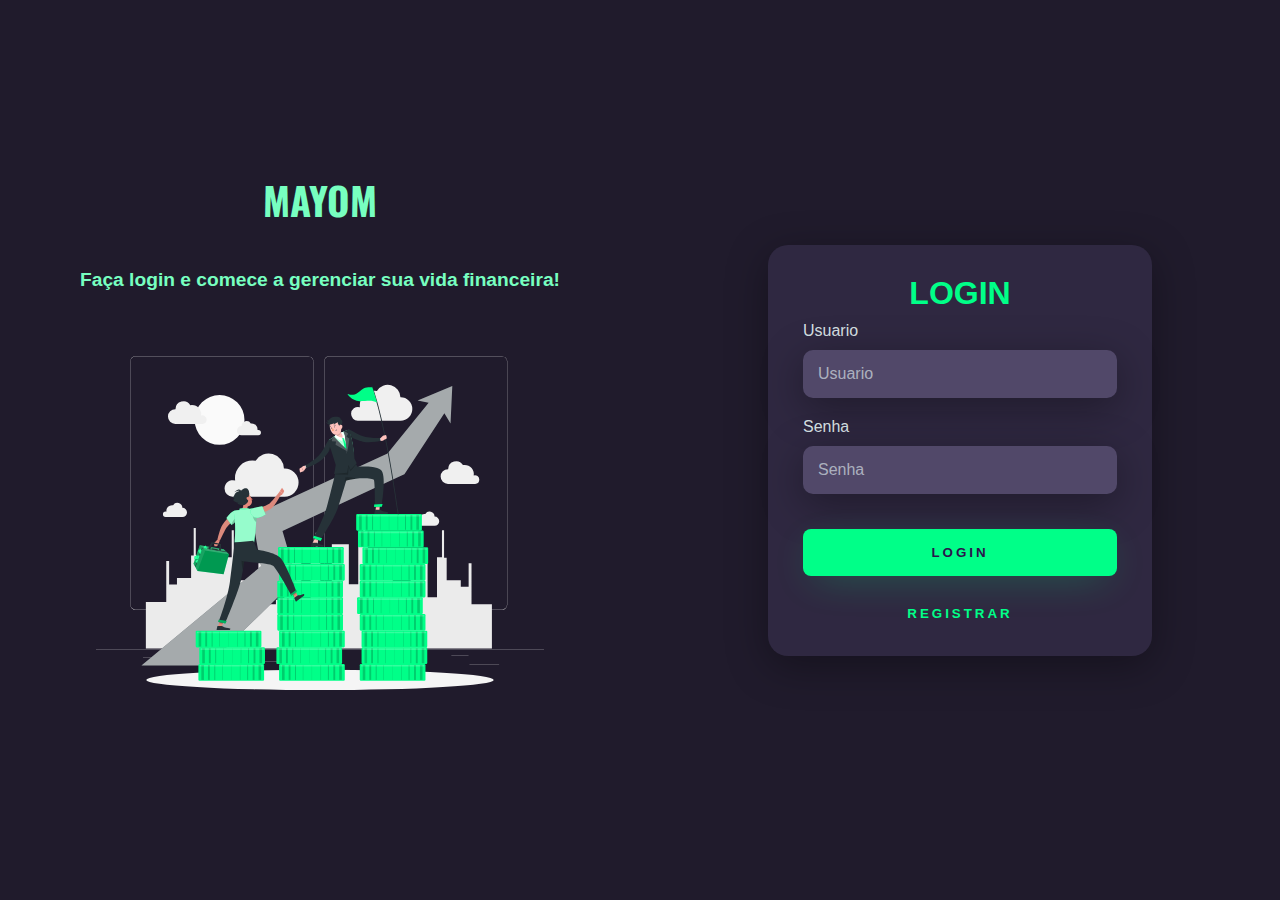
<file: templates/index.html>
<!DOCTYPE html>
<html lang="en">
<head>
    <meta charset="UTF-8">
    <meta http-equiv="X-UA-Compatible" content="IE=edge">
    <meta name="viewport" content="width=device-width, initial-scale=1.0">
    <link rel="stylesheet" href="../static/style.css">
    <title>Login</title>
</head>
<body>
    <div class="main-login">
        <div class="left-login">
            <h1>MAYOM</h1>
            <h2>Faça login e comece a gerenciar sua vida financeira!</h2>
            <img src="../static/imagemfinanceiro.svg" class=left-login-image alt="financeiro">
        </div>
        <div class="right-login">
            <div class="card-login">
                <h1>LOGIN</h1>
                <div class="textfield">
                    <label for="usuario">Usuario</label>
                    <input type="text" name="usuario" placeholder="Usuario">
                </div>
                <div class="textfield">
                    <label for="senha">Senha</label>
                    <input type="password" name="senha" placeholder="Senha">
                </div>
                <button class="btn-login">Login</button>
                <a href="https://mayomfinance.herokuapp.com/registrar">
                    <button class="btn-register">Registrar</button>
                </a>
            </div>
        </div>
    </div>
</body>
</html>
</file>
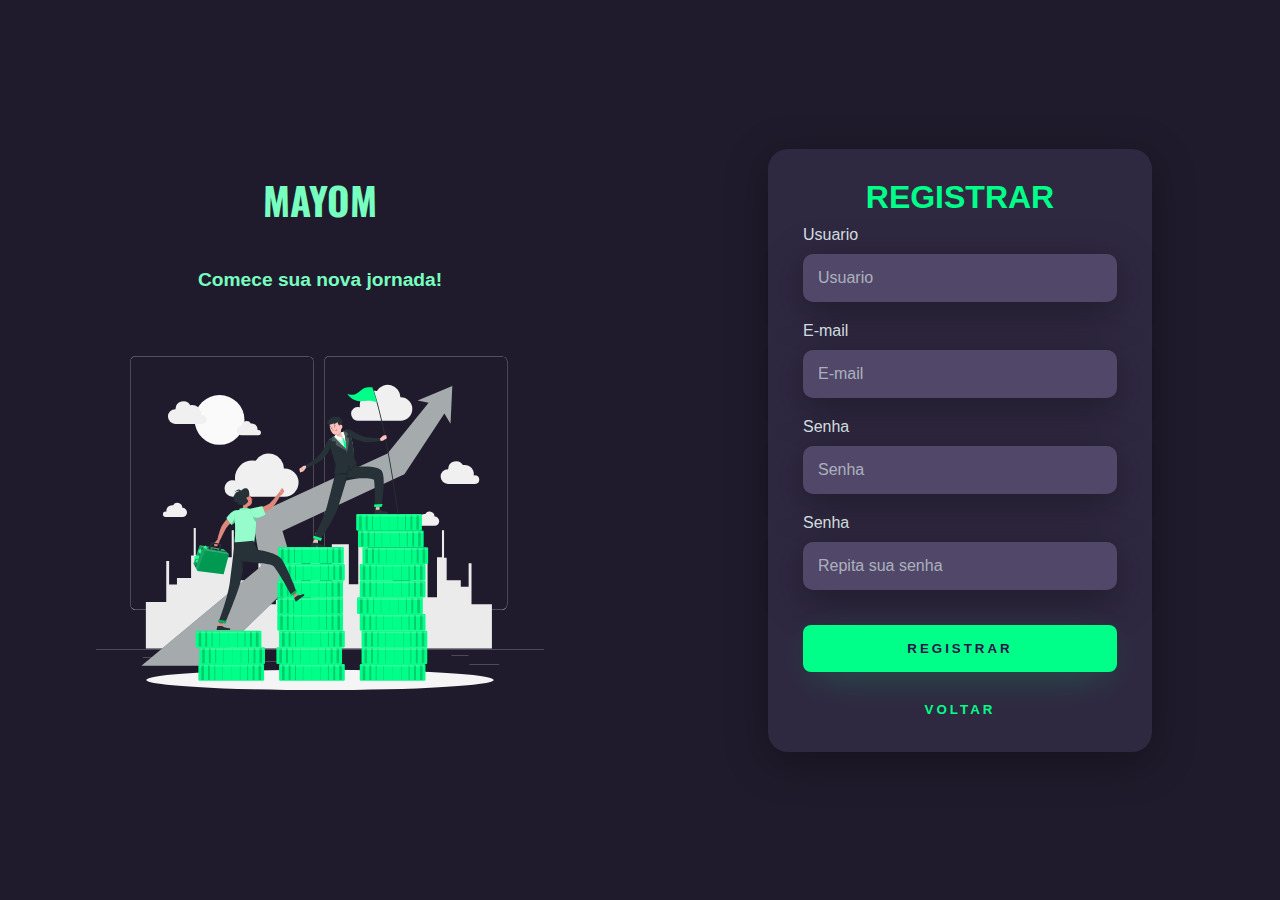
<file: templates/registrar.html>
<!DOCTYPE html>
<html lang="en">
<head>
    <meta charset="UTF-8">
    <meta http-equiv="X-UA-Compatible" content="IE=edge">
    <meta name="viewport" content="width=device-width, initial-scale=1.0">
    <link rel="stylesheet" href="../static/login_assets/style.css">
    <title>Registrar</title>
</head>
<body>
    <div class="main-login">
        <div class="left-login">
            <h1>MAYOM</h1>
            <h2>Comece sua nova jornada!</h2>
            <img src="../static/login_assets/imagemfinanceiro.svg" class=left-login-image alt="financeiro">
        </div>
        <form class="right-login" action="registraUsuario" method="POST">
            <div class="card-login">
                <h1>REGISTRAR</h1>
                <div class="textfield">
                    <label for="usuario">Usuario</label>
                    <input type="text" id="usuario" name="usuario" placeholder="Usuario">
                </div>
                <div class="textfield">
                    <label for="email">E-mail</label>
                    <input type="text" id="email" name="email" placeholder="E-mail">
                </div>
                <div class="textfield">
                    <label for="senha">Senha</label>
                    <input type="password" id="senha" name="senha" placeholder="Senha">
                </div>
                <div class="textfield">
                    <label for="repitasenha">Senha</label>
                    <input type="password" name="repitasenha" placeholder="Repita sua senha">
                </div>
                <button class="btn-login">Registrar</button>
        </form>
        <form action="/" method="POST">
                    <button class="btn-register">Voltar</button>
        </form>
    </div>
</div>
</body>
</html>
</file>
<file: static/style.css>
@import url('https://fonts.googleapis.com/css2?family=Noto+Sans:wght@300;500&family=Oswald:wght@400;700&display=swap');

body{
    margin: 0;
    font-family: 'Noto-Sans', sans-serif;
}

body * {
    box-sizing: border-box;
}

.main-login{
    width: 100vw;
    height: 100vh;
    background: #201b2c;
    display: flex;
    justify-content: center;
    align-items: center;
}

.left-login{
    width: 50vw;
    height: 100vh;
    display: flex;
    justify-content: center;
    align-items: center;
    flex-direction: column;
}

.left-login > h1{
    font-size: 3vw;
    text-align: center;
    color: #77ffc0;
    font-family: 'Oswald', sans-serif;
}

.left-login > h2{
    font-size: 1.5vw;
    text-align: center;
    color: #77ffc0;
}

.left-login-image{
    width: 35vw;
}



.right-login{
    width: 50vw;
    height: 100vh;
    display: flex;
    justify-content: center;
    align-items: center;

}

.card-login{
    width: 60%;
    display: flex;
    justify-content: center;
    align-items: center;
    flex-direction: column;
    padding: 30px 35px;
    background: #2f2841;
    border-radius: 20px;
    box-shadow: 0px 10px 40px #00000056;
}

.card-login > h1{
    color: #00ff88;
    font-weight: 800;
    margin: 0;
}

.textfield{
    width: 100%;
    display: flex;
    flex-direction: column;
    align-items: flex-start;
    justify-content: center;
    margin: 10px 0px;
}

.textfield > input{
    width: 100%;
    border: none;
    border-radius: 10px;
    padding: 15px;
    background-color: #514869;
    color: #f0ffffde;
    font-size: 12pt;
    box-shadow: 0px 10px 40px #00000056;
    outline: none;
    box-sizing: border-box;
}

.textfield > label{
    color: #f0ffffde;
    margin-bottom: 10px;
}

.textfield > input::placeholder{
    color: #f0ffff94;
}

.btn-login{
    width: 100%;
    padding: 16px 0px;
    margin: 25px;
    border: none;
    border-radius: 8px;
    outline: none;
    text-transform: uppercase;
    font-weight: 800;
    letter-spacing: 3px;
    color: #2b134b;
    background: #00ff88;
    cursor: pointer;
    box-shadow: 0px 10px 40px -12px #00ff8052;

}


.btn-register{
    width: 40%;
    padding: 5px 0px;
    margin: 0px;
    border: none;
    border-radius: 8px;
    outline: none;
    text-transform: uppercase;
    font-weight: 800;
    letter-spacing: 3px;
    color: #00ff88;;
    background:none;
    cursor: pointer;
    

}

@media only screen and (max-width: 950px){
    .card-login{
        width: 85%;
    }
}

@media only screen and (max-width: 600px){
    .main-login{
        flex-direction: column;
    }
    .left-login > h1{
        display: none;
    }

    .left-login{
        width: 100%;
        height: auto;
    }

    
    .right-login{
        width: 100%;
        height: auto;
    }

    .left-login-image{
        width: 50vw;
    }

    .card-login{
        width: 90%;
    }
}
</file>
<file: static/login_assets/style.css>
@import url('https://fonts.googleapis.com/css2?family=Noto+Sans:wght@300;500&family=Oswald:wght@400;700&display=swap');

body{
    margin: 0;
    font-family: 'Noto-Sans', sans-serif;
}

body * {
    box-sizing: border-box;
}

.main-login{
    width: 100vw;
    height: 100vh;
    background: #201b2c;
    display: flex;
    justify-content: center;
    align-items: center;
}

.left-login{
    width: 50vw;
    height: 100vh;
    display: flex;
    justify-content: center;
    align-items: center;
    flex-direction: column;
}

.left-login > h1{
    font-size: 3vw;
    text-align: center;
    color: #77ffc0;
    font-family: 'Oswald', sans-serif;
}

.left-login > h2{
    font-size: 1.5vw;
    text-align: center;
    color: #77ffc0;
}

.left-login-image{
    width: 35vw;
}



.right-login{
    width: 50vw;
    height: 100vh;
    display: flex;
    justify-content: center;
    align-items: center;

}

.card-login{
    width: 60%;
    display: flex;
    justify-content: center;
    align-items: center;
    flex-direction: column;
    padding: 30px 35px;
    background: #2f2841;
    border-radius: 20px;
    box-shadow: 0px 10px 40px #00000056;
}

.card-login > h1{
    color: #00ff88;
    font-weight: 800;
    margin: 0;
}

.textfield{
    width: 100%;
    display: flex;
    flex-direction: column;
    align-items: flex-start;
    justify-content: center;
    margin: 10px 0px;
}

.textfield > input{
    width: 100%;
    border: none;
    border-radius: 10px;
    padding: 15px;
    background-color: #514869;
    color: #f0ffffde;
    font-size: 12pt;
    box-shadow: 0px 10px 40px #00000056;
    outline: none;
    box-sizing: border-box;
}

.textfield > label{
    color: #f0ffffde;
    margin-bottom: 10px;
}

.textfield > input::placeholder{
    color: #f0ffff94;
}

.btn-login{
    width: 100%;
    padding: 16px 0px;
    margin: 25px;
    border: none;
    border-radius: 8px;
    outline: none;
    text-transform: uppercase;
    font-weight: 800;
    letter-spacing: 3px;
    color: #2b134b;
    background: #00ff88;
    cursor: pointer;
    box-shadow: 0px 10px 40px -12px #00ff8052;

}


.btn-register{
    width: 40%;
    padding: 5px 0px;
    margin: 0px;
    border: none;
    border-radius: 8px;
    outline: none;
    text-transform: uppercase;
    font-weight: 800;
    letter-spacing: 3px;
    color: #00ff88;;
    background:none;
    cursor: pointer;
    

}

@media only screen and (max-width: 950px){
    .card-login{
        width: 85%;
    }
}

@media only screen and (max-width: 600px){
    .main-login{
        flex-direction: column;
    }
    .left-login > h1{
        display: none;
    }

    .left-login{
        width: 100%;
        height: auto;
    }

    
    .right-login{
        width: 100%;
        height: auto;
    }

    .left-login-image{
        width: 50vw;
    }

    .card-login{
        width: 90%;
    }
}
</file>
